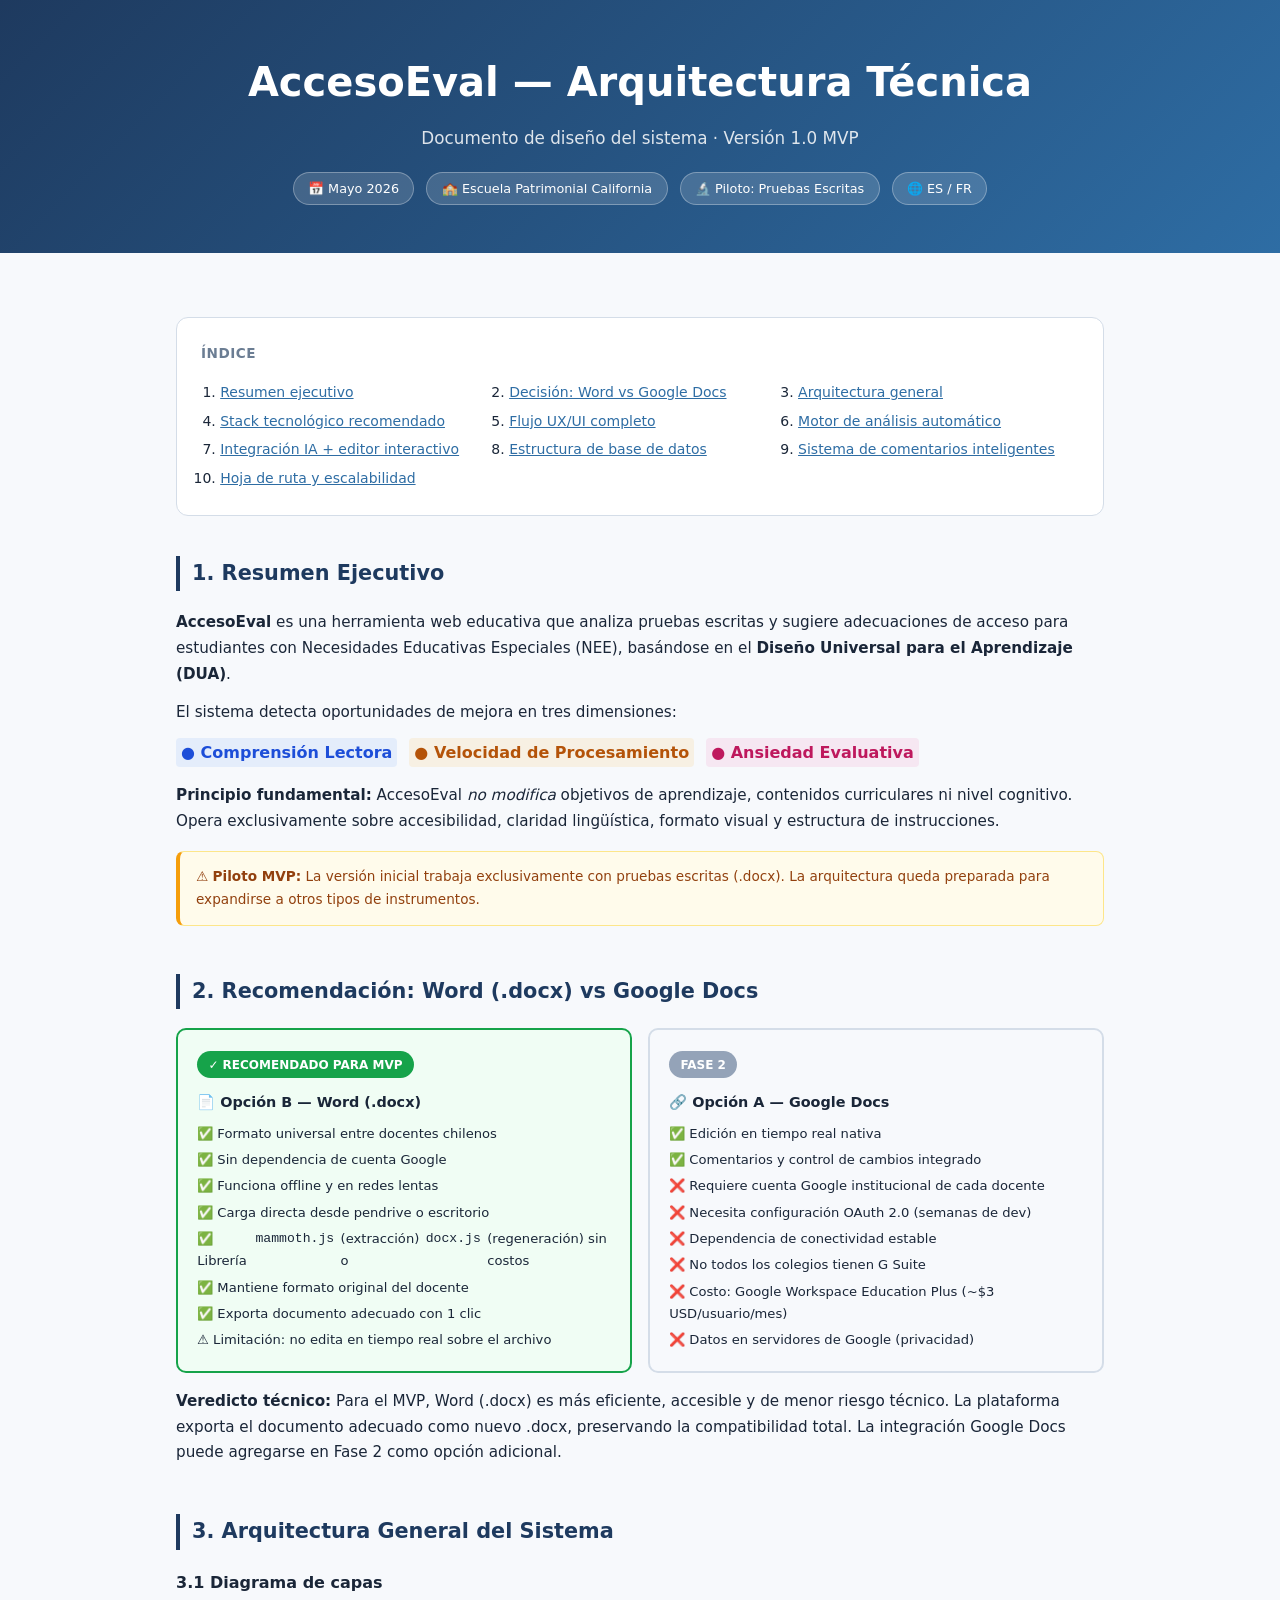
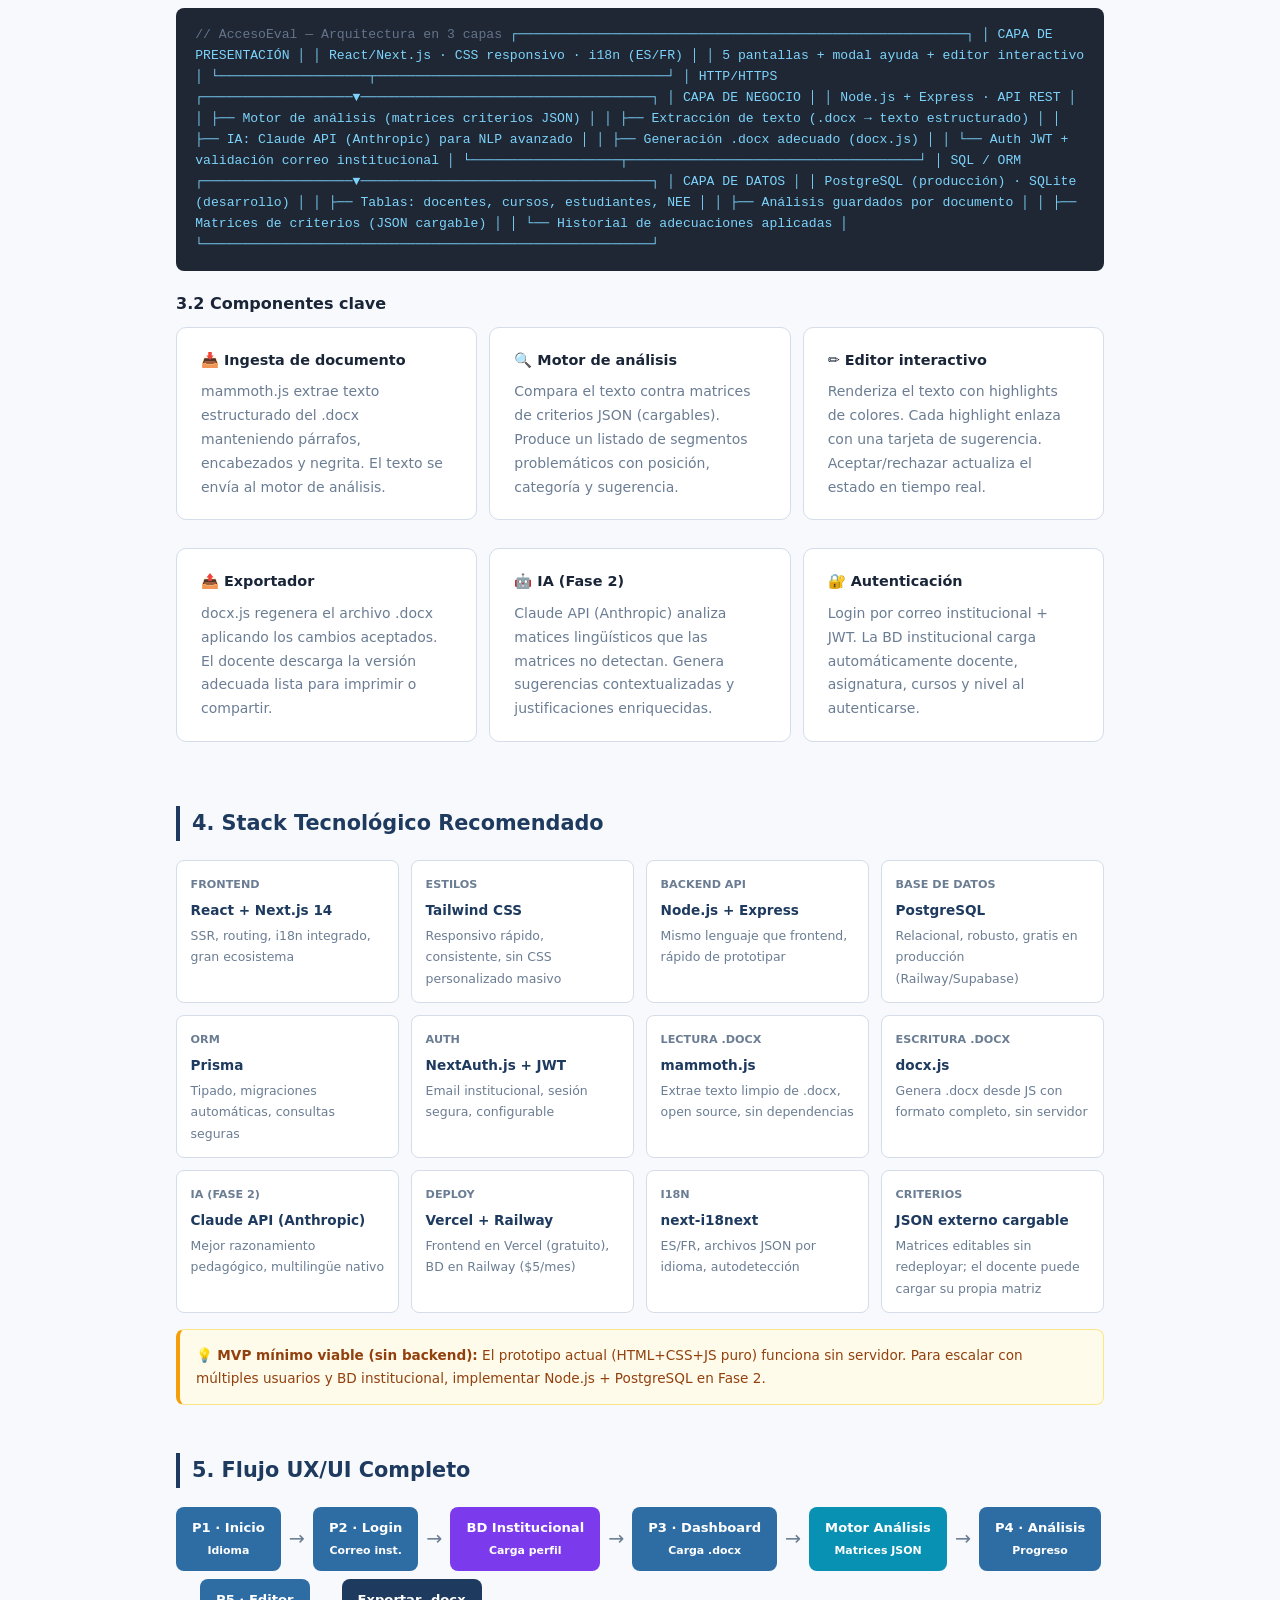
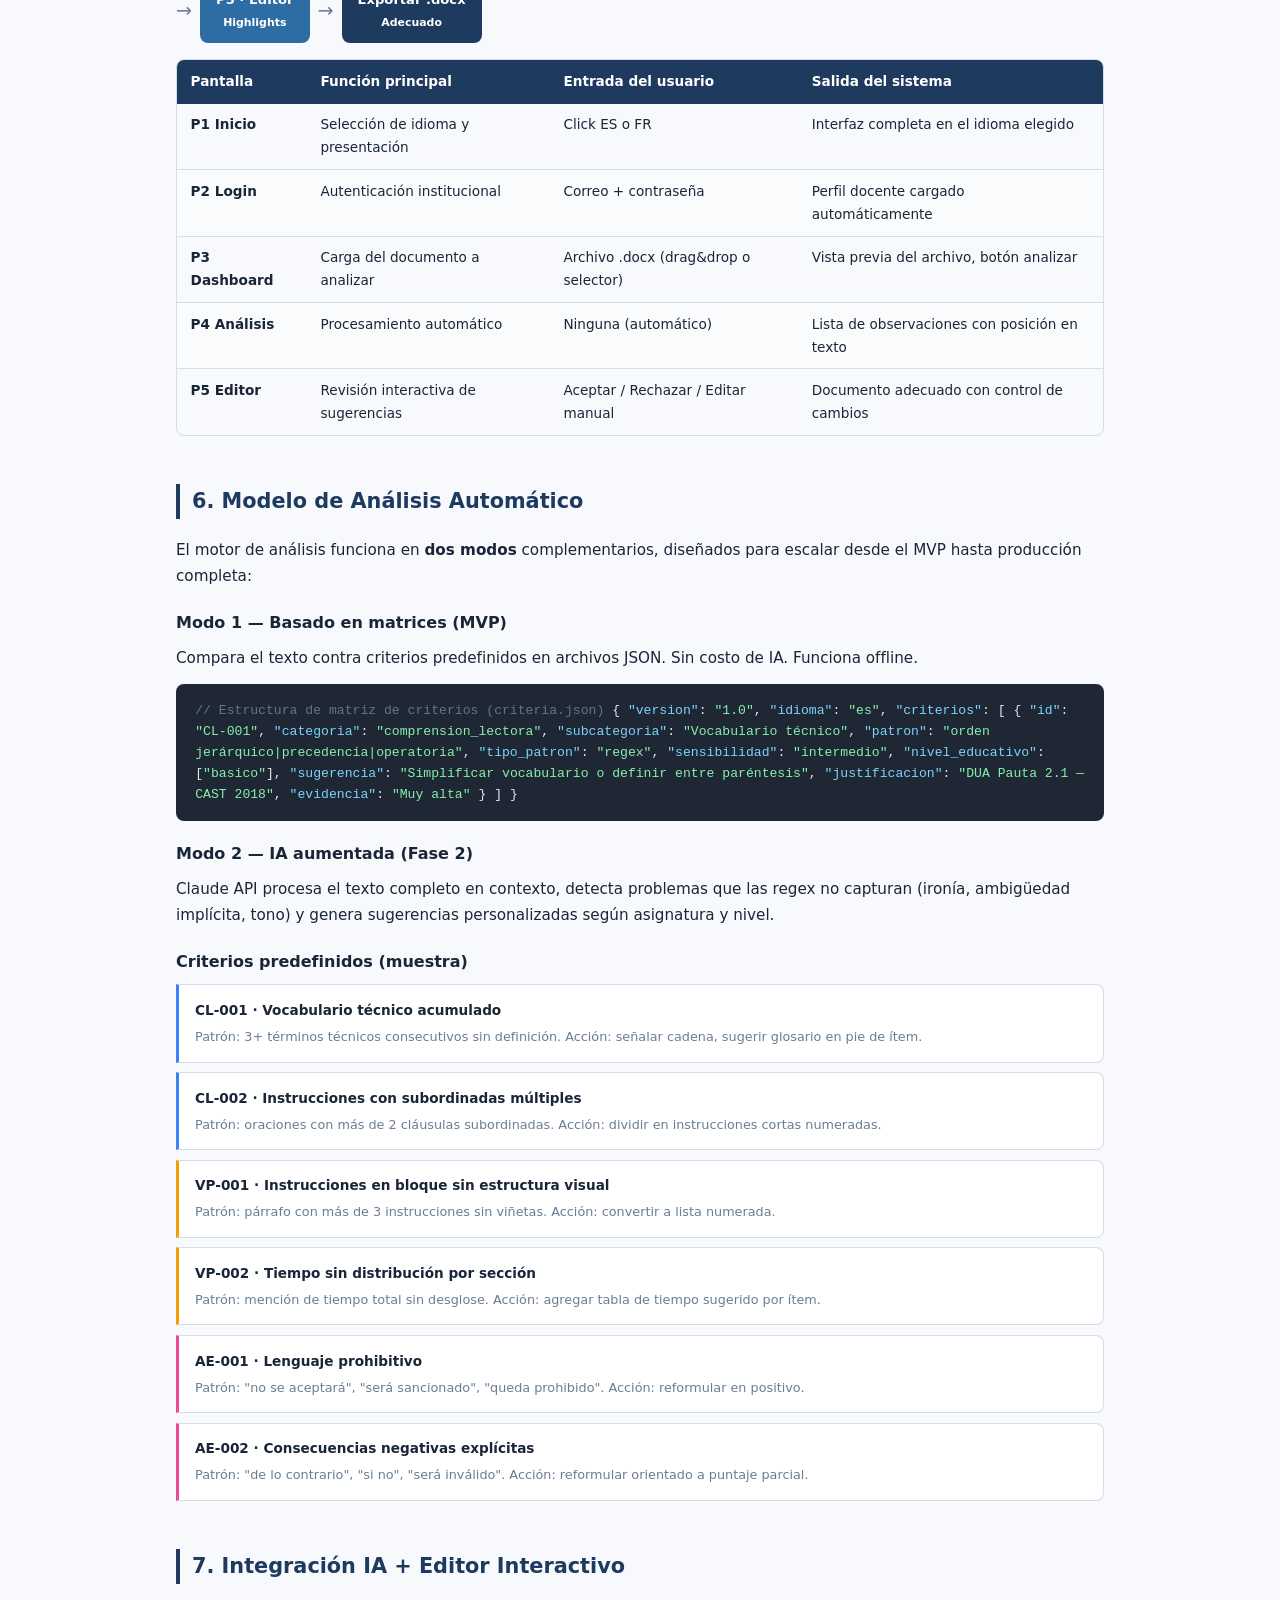
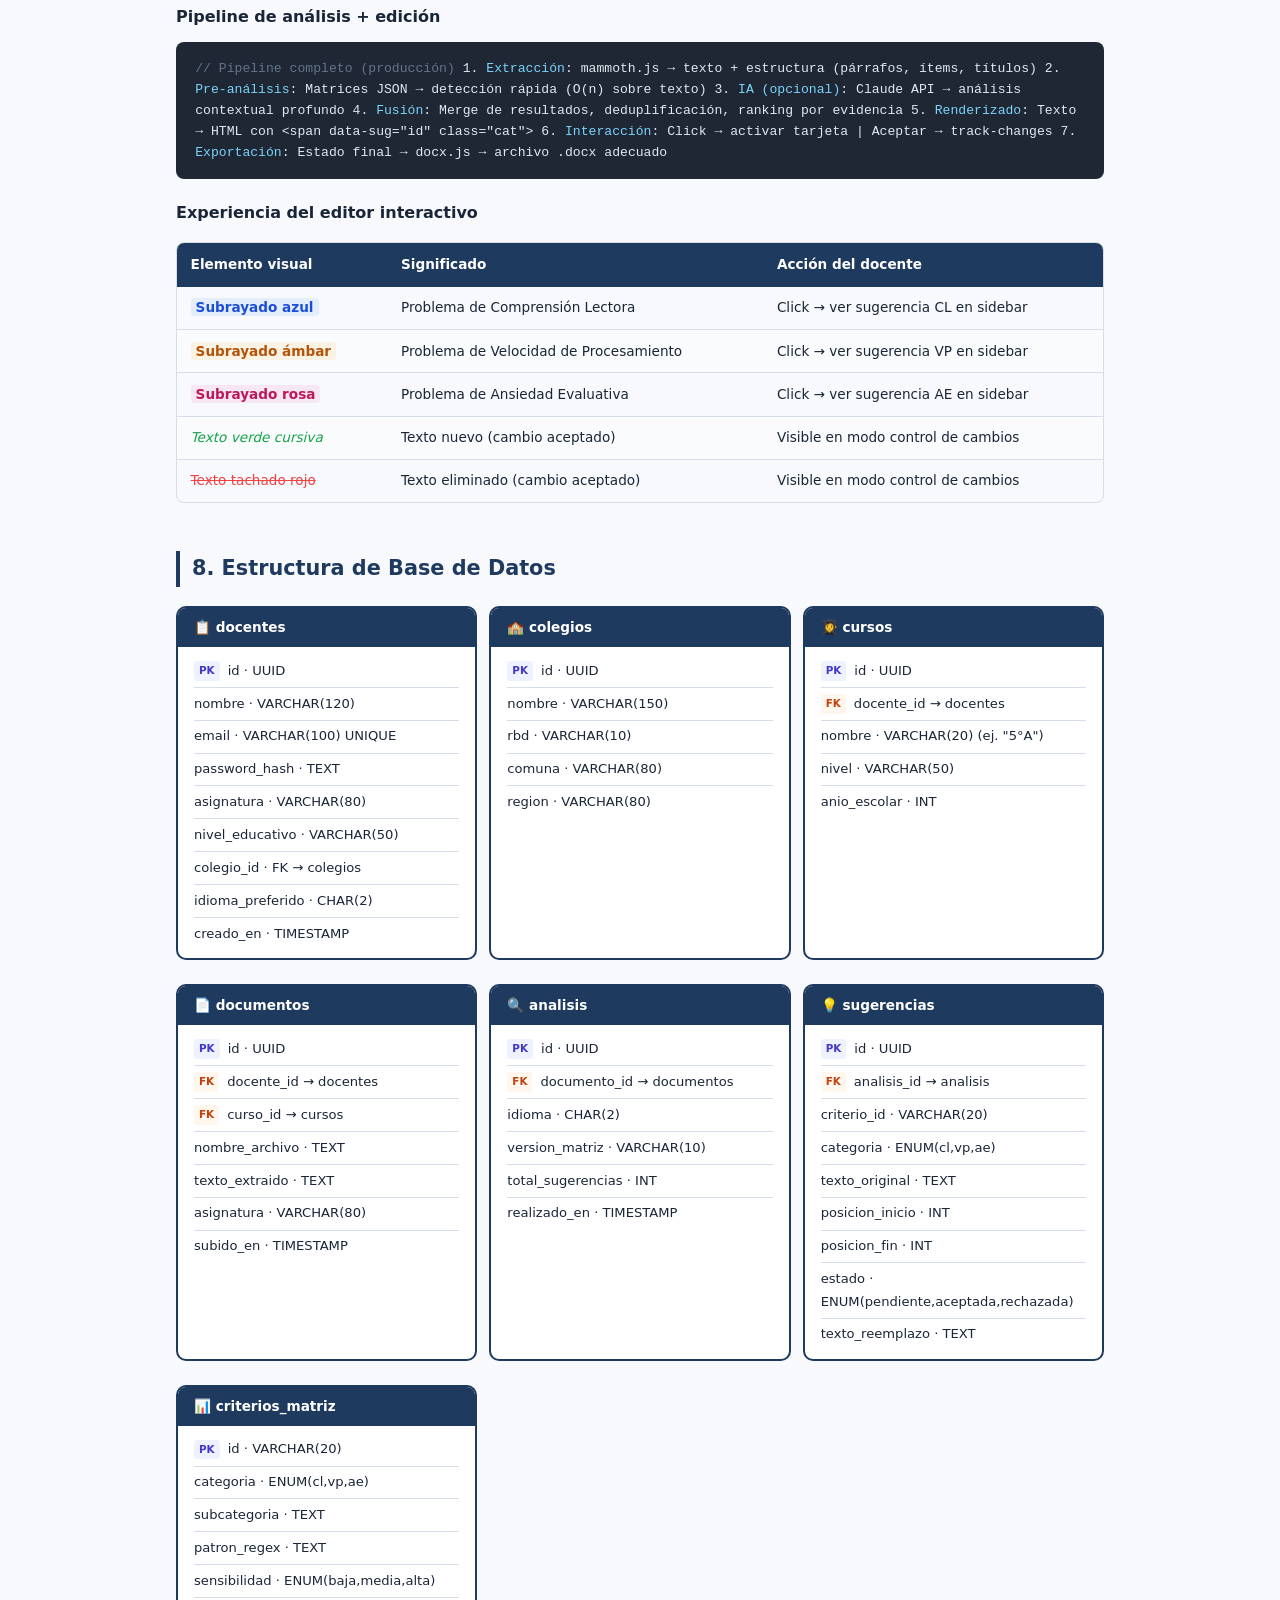
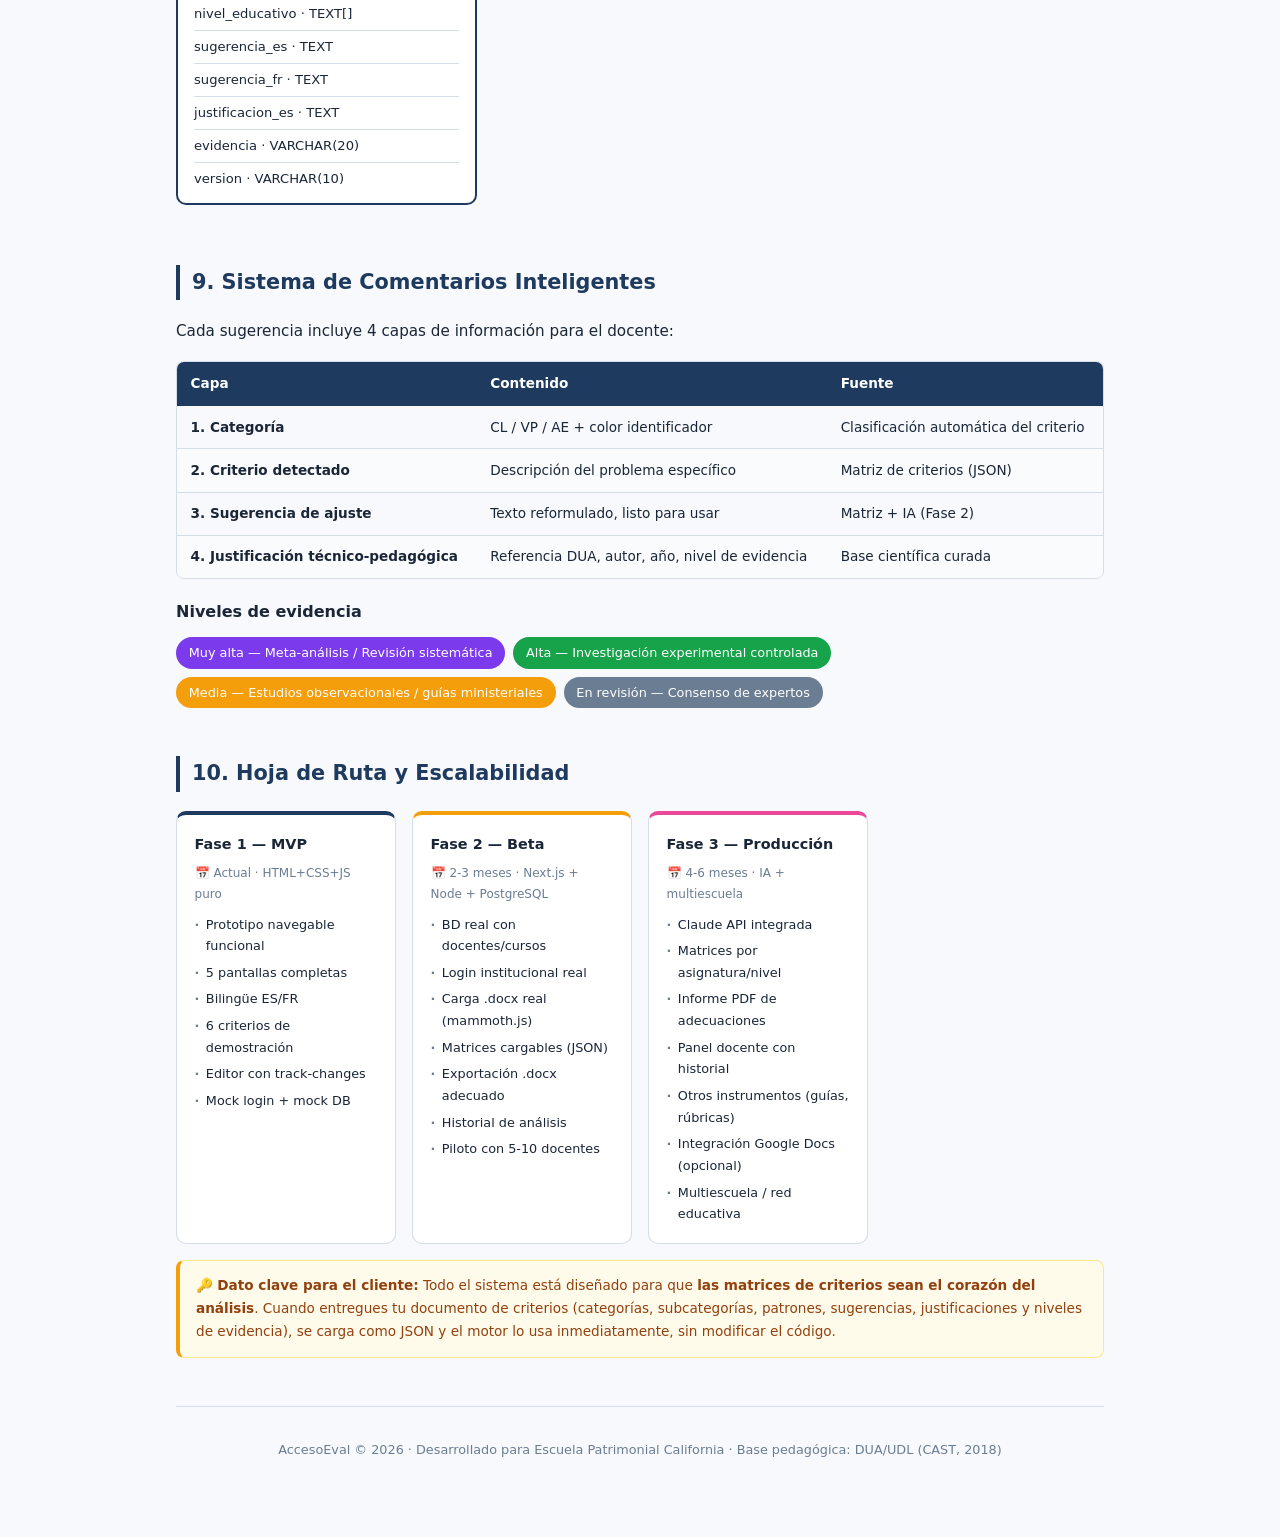
<file: arquitectura.html>
<!DOCTYPE html>
<html lang="es">
<head>
<meta charset="UTF-8">
<meta name="viewport" content="width=device-width, initial-scale=1.0">
<title>AccesoEval — Arquitectura Técnica</title>
<style>
  :root {
    --primary:#1E3A5F; --primary-light:#2E6DA4; --accent:#2E86AB;
    --cl:#3B82F6; --vp:#F59E0B; --ae:#EC4899;
    --surface:#F7F9FC; --card:#fff; --border:#D4DDE8;
    --text:#1A2638; --muted:#6B7D93;
    --font: 'Segoe UI', system-ui, sans-serif;
  }
  *{box-sizing:border-box;margin:0;padding:0}
  body{font-family:var(--font);color:var(--text);background:var(--surface);line-height:1.7}
  a{color:var(--primary-light)}
  /* Layout */
  .page{max-width:960px;margin:0 auto;padding:2rem 1rem 4rem}
  /* Header */
  .doc-header{background:linear-gradient(135deg,var(--primary),var(--primary-light));color:#fff;padding:3rem 2rem;text-align:center}
  .doc-header h1{font-size:clamp(1.8rem,5vw,2.5rem);font-weight:800;margin-bottom:.5rem}
  .doc-header p{opacity:.85;font-size:clamp(.9rem,2vw,1.05rem)}
  .doc-meta{display:flex;flex-wrap:wrap;justify-content:center;gap:.75rem;margin-top:1.2rem}
  .meta-tag{background:rgba(255,255,255,.15);border:1px solid rgba(255,255,255,.3);border-radius:50px;padding:.3rem .9rem;font-size:.8rem}
  /* Nav índice */
  .toc{background:var(--card);border:1px solid var(--border);border-radius:12px;padding:1.5rem;margin:2rem 0}
  .toc h3{font-size:.85rem;font-weight:700;color:var(--muted);text-transform:uppercase;letter-spacing:.5px;margin-bottom:1rem}
  .toc ol{padding-left:1.2rem;display:grid;grid-template-columns:repeat(auto-fill,minmax(220px,1fr));gap:.3rem .5rem}
  .toc li{font-size:.875rem}
  /* Secciones */
  .section{margin-bottom:3rem}
  .section-title{font-size:1.3rem;font-weight:800;color:var(--primary);border-left:4px solid var(--primary);padding-left:.75rem;margin-bottom:1.2rem;margin-top:2.5rem}
  .section-sub{font-size:1rem;font-weight:700;color:var(--text);margin:1.2rem 0 .6rem}
  p{margin-bottom:.75rem;font-size:.95rem}
  /* Cajas */
  .card{background:var(--card);border:1px solid var(--border);border-radius:10px;padding:1.25rem 1.5rem;margin-bottom:1rem}
  .card h4{font-size:.9rem;font-weight:700;margin-bottom:.5rem}
  .card p{font-size:.875rem;color:var(--muted);margin:0}
  /* Decisión técnica */
  .decision-grid{display:grid;grid-template-columns:1fr 1fr;gap:1rem;margin:1rem 0}
  @media(max-width:600px){.decision-grid{grid-template-columns:1fr}}
  .decision-card{border-radius:10px;padding:1.2rem;border:2px solid}
  .decision-card.winner{border-color:#16A34A;background:#F0FDF4}
  .decision-card.alt{border-color:var(--border);background:var(--surface)}
  .decision-card h4{font-size:.9rem;font-weight:800;margin-bottom:.5rem}
  .decision-card .verdict{display:inline-block;font-size:.75rem;font-weight:700;padding:.2rem .7rem;border-radius:50px;margin-bottom:.75rem}
  .verdict.rec{background:#16A34A;color:#fff}
  .verdict.no{background:#94A3B8;color:#fff}
  .pro-con{font-size:.82rem;display:flex;flex-direction:column;gap:.25rem}
  .pro-con span{display:flex;gap:.4rem}
  /* Tabla */
  .table-wrap{overflow-x:auto;border-radius:8px;border:1px solid var(--border);margin:1rem 0}
  table{width:100%;border-collapse:collapse;font-size:.85rem;min-width:500px}
  th{background:var(--primary);color:#fff;padding:.65rem .85rem;text-align:left;font-weight:600}
  td{padding:.6rem .85rem;border-bottom:1px solid var(--border);vertical-align:top}
  tr:last-child td{border-bottom:none}
  tr:nth-child(even) td{background:#FAFBFC}
  /* Colores de categoría */
  .cat-cl{background:rgba(59,130,246,.1);color:#1D4ED8;border-radius:4px;padding:1px 5px;font-weight:600}
  .cat-vp{background:rgba(245,158,11,.1);color:#B45309;border-radius:4px;padding:1px 5px;font-weight:600}
  .cat-ae{background:rgba(236,72,153,.1);color:#BE185D;border-radius:4px;padding:1px 5px;font-weight:600}
  /* Diagrama de flujo */
  .flow{display:flex;flex-wrap:wrap;align-items:center;gap:.5rem;margin:1rem 0}
  .flow-box{background:var(--primary);color:#fff;border-radius:8px;padding:.6rem 1rem;font-size:.82rem;font-weight:700;text-align:center}
  .flow-box.screen{background:var(--primary-light)}
  .flow-box.db{background:#7C3AED}
  .flow-box.ai{background:#0891B2}
  .flow-arrow{font-size:1.2rem;color:var(--muted)}
  /* Stack técnico */
  .stack-grid{display:grid;grid-template-columns:repeat(auto-fill,minmax(200px,1fr));gap:.75rem;margin:1rem 0}
  .stack-item{background:var(--card);border:1px solid var(--border);border-radius:8px;padding:.85rem;font-size:.85rem}
  .stack-item .layer{font-size:.7rem;font-weight:700;color:var(--muted);text-transform:uppercase;margin-bottom:.3rem}
  .stack-item .tech{font-weight:700;color:var(--primary)}
  .stack-item .why{color:var(--muted);font-size:.78rem;margin-top:.2rem}
  /* Criterios */
  .criteria-card{border-left:3px solid;border-radius:0 8px 8px 0;padding:.85rem 1rem;margin-bottom:.6rem;background:var(--card);border-top:1px solid var(--border);border-right:1px solid var(--border);border-bottom:1px solid var(--border)}
  .criteria-card.cl{border-left-color:var(--cl)}
  .criteria-card.vp{border-left-color:var(--vp)}
  .criteria-card.ae{border-left-color:var(--ae)}
  .criteria-card h5{font-size:.85rem;font-weight:700;margin-bottom:.25rem}
  .criteria-card p{font-size:.8rem;color:var(--muted);margin:0}
  /* DB */
  .db-entity{background:var(--card);border:2px solid var(--primary);border-radius:10px;overflow:hidden;margin-bottom:.75rem}
  .db-entity .entity-head{background:var(--primary);color:#fff;padding:.5rem 1rem;font-size:.85rem;font-weight:700}
  .db-entity .entity-fields{padding:.5rem 1rem}
  .db-field{display:flex;align-items:center;gap:.5rem;padding:.3rem 0;border-bottom:1px solid var(--border);font-size:.82rem}
  .db-field:last-child{border-bottom:none}
  .field-pk{background:#EEF2FF;color:#4338CA;font-size:.65rem;font-weight:700;padding:1px 5px;border-radius:3px}
  .field-fk{background:#FFF7ED;color:#C2410C;font-size:.65rem;font-weight:700;padding:1px 5px;border-radius:3px}
  /* Hoja de ruta */
  .roadmap{display:grid;grid-template-columns:repeat(auto-fill,minmax(220px,1fr));gap:1rem;margin:1rem 0}
  .phase{background:var(--card);border:1px solid var(--border);border-radius:10px;padding:1.1rem;border-top:4px solid}
  .phase.p1{border-top-color:var(--primary)}
  .phase.p2{border-top-color:var(--vp)}
  .phase.p3{border-top-color:var(--ae)}
  .phase h4{font-size:.9rem;font-weight:800;margin-bottom:.4rem}
  .phase .timeline{font-size:.75rem;color:var(--muted);margin-bottom:.6rem}
  .phase ul{list-style:none;display:flex;flex-direction:column;gap:.3rem}
  .phase ul li{font-size:.8rem;display:flex;align-items:flex-start;gap:.4rem}
  .phase ul li::before{content:'·';font-weight:700;color:var(--muted);flex-shrink:0}
  /* Alerta */
  .alert{background:#FFFBEB;border:1px solid #FDE68A;border-left:4px solid var(--vp);border-radius:8px;padding:.85rem 1rem;font-size:.85rem;color:#92400E;margin:1rem 0}
  /* Code */
  .code-block{background:#1E2733;color:#E2E8F0;border-radius:8px;padding:1rem 1.2rem;font-family:'Consolas',monospace;font-size:.82rem;overflow-x:auto;margin:.75rem 0;line-height:1.6}
  .code-comment{color:#64748B}
  .code-key{color:#7DD3FC}
  .code-str{color:#86EFAC}
  /* Responsive */
  @media(max-width:600px){
    .doc-header{padding:2rem 1rem}
    .toc ol{grid-template-columns:1fr}
    .flow{flex-direction:column;align-items:flex-start}
  }
</style>
</head>
<body>

<div class="doc-header">
  <h1>AccesoEval — Arquitectura Técnica</h1>
  <p>Documento de diseño del sistema · Versión 1.0 MVP</p>
  <div class="doc-meta">
    <span class="meta-tag">📅 Mayo 2026</span>
    <span class="meta-tag">🏫 Escuela Patrimonial California</span>
    <span class="meta-tag">🔬 Piloto: Pruebas Escritas</span>
    <span class="meta-tag">🌐 ES / FR</span>
  </div>
</div>

<div class="page">

  <div class="toc">
    <h3>Índice</h3>
    <ol>
      <li><a href="#s1">Resumen ejecutivo</a></li>
      <li><a href="#s2">Decisión: Word vs Google Docs</a></li>
      <li><a href="#s3">Arquitectura general</a></li>
      <li><a href="#s4">Stack tecnológico recomendado</a></li>
      <li><a href="#s5">Flujo UX/UI completo</a></li>
      <li><a href="#s6">Motor de análisis automático</a></li>
      <li><a href="#s7">Integración IA + editor interactivo</a></li>
      <li><a href="#s8">Estructura de base de datos</a></li>
      <li><a href="#s9">Sistema de comentarios inteligentes</a></li>
      <li><a href="#s10">Hoja de ruta y escalabilidad</a></li>
    </ol>
  </div>

  <!-- ══ 1. RESUMEN ══ -->
  <div id="s1" class="section">
    <div class="section-title">1. Resumen Ejecutivo</div>
    <p>
      <strong>AccesoEval</strong> es una herramienta web educativa que analiza pruebas escritas
      y sugiere adecuaciones de acceso para estudiantes con Necesidades Educativas Especiales (NEE),
      basándose en el <strong>Diseño Universal para el Aprendizaje (DUA)</strong>.
    </p>
    <p>
      El sistema detecta oportunidades de mejora en tres dimensiones:
    </p>
    <div style="display:flex;flex-wrap:wrap;gap:.75rem;margin:.75rem 0 1rem">
      <span class="cat-cl">● Comprensión Lectora</span>
      <span class="cat-vp">● Velocidad de Procesamiento</span>
      <span class="cat-ae">● Ansiedad Evaluativa</span>
    </div>
    <p>
      <strong>Principio fundamental:</strong> AccesoEval <em>no modifica</em> objetivos de aprendizaje,
      contenidos curriculares ni nivel cognitivo. Opera exclusivamente sobre accesibilidad,
      claridad lingüística, formato visual y estructura de instrucciones.
    </p>
    <div class="alert">
      ⚠️ <strong>Piloto MVP:</strong> La versión inicial trabaja exclusivamente con pruebas escritas
      (.docx). La arquitectura queda preparada para expandirse a otros tipos de instrumentos.
    </div>
  </div>

  <!-- ══ 2. WORD VS GOOGLE DOCS ══ -->
  <div id="s2" class="section">
    <div class="section-title">2. Recomendación: Word (.docx) vs Google Docs</div>

    <div class="decision-grid">
      <div class="decision-card winner">
        <span class="verdict rec">✓ RECOMENDADO PARA MVP</span>
        <h4>📄 Opción B — Word (.docx)</h4>
        <div class="pro-con">
          <span>✅ Formato universal entre docentes chilenos</span>
          <span>✅ Sin dependencia de cuenta Google</span>
          <span>✅ Funciona offline y en redes lentas</span>
          <span>✅ Carga directa desde pendrive o escritorio</span>
          <span>✅ Librería <code>mammoth.js</code> (extracción) o <code>docx.js</code> (regeneración) sin costos</span>
          <span>✅ Mantiene formato original del docente</span>
          <span>✅ Exporta documento adecuado con 1 clic</span>
          <span>⚠️ Limitación: no edita en tiempo real sobre el archivo</span>
        </div>
      </div>
      <div class="decision-card alt">
        <span class="verdict no">FASE 2</span>
        <h4>🔗 Opción A — Google Docs</h4>
        <div class="pro-con">
          <span>✅ Edición en tiempo real nativa</span>
          <span>✅ Comentarios y control de cambios integrado</span>
          <span>❌ Requiere cuenta Google institucional de cada docente</span>
          <span>❌ Necesita configuración OAuth 2.0 (semanas de dev)</span>
          <span>❌ Dependencia de conectividad estable</span>
          <span>❌ No todos los colegios tienen G Suite</span>
          <span>❌ Costo: Google Workspace Education Plus (~$3 USD/usuario/mes)</span>
          <span>❌ Datos en servidores de Google (privacidad)</span>
        </div>
      </div>
    </div>

    <p>
      <strong>Veredicto técnico:</strong> Para el MVP, Word (.docx) es más eficiente, accesible y de menor
      riesgo técnico. La plataforma exporta el documento adecuado como nuevo .docx, preservando
      la compatibilidad total. La integración Google Docs puede agregarse en Fase 2 como opción adicional.
    </p>
  </div>

  <!-- ══ 3. ARQUITECTURA ══ -->
  <div id="s3" class="section">
    <div class="section-title">3. Arquitectura General del Sistema</div>

    <div class="section-sub">3.1 Diagrama de capas</div>

    <div class="code-block"><span class="code-comment">// AccesoEval — Arquitectura en 3 capas</span>

<span class="code-key">┌─────────────────────────────────────────────────────────┐
│                   CAPA DE PRESENTACIÓN                  │
│  React/Next.js · CSS responsivo · i18n (ES/FR)          │
│  5 pantallas + modal ayuda + editor interactivo         │
└───────────────────┬─────────────────────────────────────┘
                    │ HTTP/HTTPS
┌───────────────────▼─────────────────────────────────────┐
│                    CAPA DE NEGOCIO                      │
│  Node.js + Express · API REST                           │
│  ├── Motor de análisis (matrices criterios JSON)        │
│  ├── Extracción de texto (.docx → texto estructurado)   │
│  ├── IA: Claude API (Anthropic) para NLP avanzado       │
│  ├── Generación .docx adecuado (docx.js)                │
│  └── Auth JWT + validación correo institucional         │
└───────────────────┬─────────────────────────────────────┘
                    │ SQL / ORM
┌───────────────────▼─────────────────────────────────────┐
│                   CAPA DE DATOS                         │
│  PostgreSQL (producción) · SQLite (desarrollo)          │
│  ├── Tablas: docentes, cursos, estudiantes, NEE         │
│  ├── Análisis guardados por documento                   │
│  ├── Matrices de criterios (JSON cargable)              │
│  └── Historial de adecuaciones aplicadas                │
└─────────────────────────────────────────────────────────┘</span>
    </div>

    <div class="section-sub">3.2 Componentes clave</div>
    <div style="display:grid;grid-template-columns:repeat(auto-fill,minmax(260px,1fr));gap:.75rem">
      <div class="card"><h4>📥 Ingesta de documento</h4><p>mammoth.js extrae texto estructurado del .docx manteniendo párrafos, encabezados y negrita. El texto se envía al motor de análisis.</p></div>
      <div class="card"><h4>🔍 Motor de análisis</h4><p>Compara el texto contra matrices de criterios JSON (cargables). Produce un listado de segmentos problemáticos con posición, categoría y sugerencia.</p></div>
      <div class="card"><h4>✏️ Editor interactivo</h4><p>Renderiza el texto con highlights de colores. Cada highlight enlaza con una tarjeta de sugerencia. Aceptar/rechazar actualiza el estado en tiempo real.</p></div>
      <div class="card"><h4>📤 Exportador</h4><p>docx.js regenera el archivo .docx aplicando los cambios aceptados. El docente descarga la versión adecuada lista para imprimir o compartir.</p></div>
      <div class="card"><h4>🤖 IA (Fase 2)</h4><p>Claude API (Anthropic) analiza matices lingüísticos que las matrices no detectan. Genera sugerencias contextualizadas y justificaciones enriquecidas.</p></div>
      <div class="card"><h4>🔐 Autenticación</h4><p>Login por correo institucional + JWT. La BD institucional carga automáticamente docente, asignatura, cursos y nivel al autenticarse.</p></div>
    </div>
  </div>

  <!-- ══ 4. STACK TECNOLÓGICO ══ -->
  <div id="s4" class="section">
    <div class="section-title">4. Stack Tecnológico Recomendado</div>
    <div class="stack-grid">
      <div class="stack-item"><div class="layer">Frontend</div><div class="tech">React + Next.js 14</div><div class="why">SSR, routing, i18n integrado, gran ecosistema</div></div>
      <div class="stack-item"><div class="layer">Estilos</div><div class="tech">Tailwind CSS</div><div class="why">Responsivo rápido, consistente, sin CSS personalizado masivo</div></div>
      <div class="stack-item"><div class="layer">Backend API</div><div class="tech">Node.js + Express</div><div class="why">Mismo lenguaje que frontend, rápido de prototipar</div></div>
      <div class="stack-item"><div class="layer">Base de datos</div><div class="tech">PostgreSQL</div><div class="why">Relacional, robusto, gratis en producción (Railway/Supabase)</div></div>
      <div class="stack-item"><div class="layer">ORM</div><div class="tech">Prisma</div><div class="why">Tipado, migraciones automáticas, consultas seguras</div></div>
      <div class="stack-item"><div class="layer">Auth</div><div class="tech">NextAuth.js + JWT</div><div class="why">Email institucional, sesión segura, configurable</div></div>
      <div class="stack-item"><div class="layer">Lectura .docx</div><div class="tech">mammoth.js</div><div class="why">Extrae texto limpio de .docx, open source, sin dependencias</div></div>
      <div class="stack-item"><div class="layer">Escritura .docx</div><div class="tech">docx.js</div><div class="why">Genera .docx desde JS con formato completo, sin servidor</div></div>
      <div class="stack-item"><div class="layer">IA (Fase 2)</div><div class="tech">Claude API (Anthropic)</div><div class="why">Mejor razonamiento pedagógico, multilingüe nativo</div></div>
      <div class="stack-item"><div class="layer">Deploy</div><div class="tech">Vercel + Railway</div><div class="why">Frontend en Vercel (gratuito), BD en Railway ($5/mes)</div></div>
      <div class="stack-item"><div class="layer">i18n</div><div class="tech">next-i18next</div><div class="why">ES/FR, archivos JSON por idioma, autodetección</div></div>
      <div class="stack-item"><div class="layer">Criterios</div><div class="tech">JSON externo cargable</div><div class="why">Matrices editables sin redeployar; el docente puede cargar su propia matriz</div></div>
    </div>
    <div class="alert">
      💡 <strong>MVP mínimo viable (sin backend):</strong> El prototipo actual (HTML+CSS+JS puro) funciona sin servidor.
      Para escalar con múltiples usuarios y BD institucional, implementar Node.js + PostgreSQL en Fase 2.
    </div>
  </div>

  <!-- ══ 5. FLUJO UX/UI ══ -->
  <div id="s5" class="section">
    <div class="section-title">5. Flujo UX/UI Completo</div>
    <div class="flow">
      <div class="flow-box screen">P1 · Inicio<br><small>Idioma</small></div>
      <div class="flow-arrow">→</div>
      <div class="flow-box screen">P2 · Login<br><small>Correo inst.</small></div>
      <div class="flow-arrow">→</div>
      <div class="flow-box db">BD Institucional<br><small>Carga perfil</small></div>
      <div class="flow-arrow">→</div>
      <div class="flow-box screen">P3 · Dashboard<br><small>Carga .docx</small></div>
      <div class="flow-arrow">→</div>
      <div class="flow-box ai">Motor Análisis<br><small>Matrices JSON</small></div>
      <div class="flow-arrow">→</div>
      <div class="flow-box screen">P4 · Análisis<br><small>Progreso</small></div>
      <div class="flow-arrow">→</div>
      <div class="flow-box screen">P5 · Editor<br><small>Highlights</small></div>
      <div class="flow-arrow">→</div>
      <div class="flow-box">Exportar .docx<br><small>Adecuado</small></div>
    </div>
    <div class="table-wrap">
      <table>
        <thead><tr><th>Pantalla</th><th>Función principal</th><th>Entrada del usuario</th><th>Salida del sistema</th></tr></thead>
        <tbody>
          <tr><td><strong>P1 Inicio</strong></td><td>Selección de idioma y presentación</td><td>Click ES o FR</td><td>Interfaz completa en el idioma elegido</td></tr>
          <tr><td><strong>P2 Login</strong></td><td>Autenticación institucional</td><td>Correo + contraseña</td><td>Perfil docente cargado automáticamente</td></tr>
          <tr><td><strong>P3 Dashboard</strong></td><td>Carga del documento a analizar</td><td>Archivo .docx (drag&amp;drop o selector)</td><td>Vista previa del archivo, botón analizar</td></tr>
          <tr><td><strong>P4 Análisis</strong></td><td>Procesamiento automático</td><td>Ninguna (automático)</td><td>Lista de observaciones con posición en texto</td></tr>
          <tr><td><strong>P5 Editor</strong></td><td>Revisión interactiva de sugerencias</td><td>Aceptar / Rechazar / Editar manual</td><td>Documento adecuado con control de cambios</td></tr>
        </tbody>
      </table>
    </div>
  </div>

  <!-- ══ 6. MOTOR DE ANÁLISIS ══ -->
  <div id="s6" class="section">
    <div class="section-title">6. Modelo de Análisis Automático</div>
    <p>
      El motor de análisis funciona en <strong>dos modos</strong> complementarios,
      diseñados para escalar desde el MVP hasta producción completa:
    </p>

    <div class="section-sub">Modo 1 — Basado en matrices (MVP)</div>
    <p>Compara el texto contra criterios predefinidos en archivos JSON. Sin costo de IA. Funciona offline.</p>
    <div class="code-block"><span class="code-comment">// Estructura de matriz de criterios (criteria.json)</span>
{
  <span class="code-key">"version"</span>: <span class="code-str">"1.0"</span>,
  <span class="code-key">"idioma"</span>: <span class="code-str">"es"</span>,
  <span class="code-key">"criterios"</span>: [
    {
      <span class="code-key">"id"</span>: <span class="code-str">"CL-001"</span>,
      <span class="code-key">"categoria"</span>: <span class="code-str">"comprension_lectora"</span>,
      <span class="code-key">"subcategoria"</span>: <span class="code-str">"Vocabulario técnico"</span>,
      <span class="code-key">"patron"</span>: <span class="code-str">"orden jerárquico|precedencia|operatoria"</span>,
      <span class="code-key">"tipo_patron"</span>: <span class="code-str">"regex"</span>,
      <span class="code-key">"sensibilidad"</span>: <span class="code-str">"intermedio"</span>,
      <span class="code-key">"nivel_educativo"</span>: [<span class="code-str">"basico"</span>],
      <span class="code-key">"sugerencia"</span>: <span class="code-str">"Simplificar vocabulario o definir entre paréntesis"</span>,
      <span class="code-key">"justificacion"</span>: <span class="code-str">"DUA Pauta 2.1 — CAST 2018"</span>,
      <span class="code-key">"evidencia"</span>: <span class="code-str">"Muy alta"</span>
    }
  ]
}
    </div>

    <div class="section-sub">Modo 2 — IA aumentada (Fase 2)</div>
    <p>Claude API procesa el texto completo en contexto, detecta problemas que las regex no capturan
    (ironía, ambigüedad implícita, tono) y genera sugerencias personalizadas según asignatura y nivel.</p>

    <div class="section-sub">Criterios predefinidos (muestra)</div>
    <div class="criteria-card cl"><h5>CL-001 · Vocabulario técnico acumulado</h5><p>Patrón: 3+ términos técnicos consecutivos sin definición. Acción: señalar cadena, sugerir glosario en pie de ítem.</p></div>
    <div class="criteria-card cl"><h5>CL-002 · Instrucciones con subordinadas múltiples</h5><p>Patrón: oraciones con más de 2 cláusulas subordinadas. Acción: dividir en instrucciones cortas numeradas.</p></div>
    <div class="criteria-card vp"><h5>VP-001 · Instrucciones en bloque sin estructura visual</h5><p>Patrón: párrafo con más de 3 instrucciones sin viñetas. Acción: convertir a lista numerada.</p></div>
    <div class="criteria-card vp"><h5>VP-002 · Tiempo sin distribución por sección</h5><p>Patrón: mención de tiempo total sin desglose. Acción: agregar tabla de tiempo sugerido por ítem.</p></div>
    <div class="criteria-card ae"><h5>AE-001 · Lenguaje prohibitivo</h5><p>Patrón: "no se aceptará", "será sancionado", "queda prohibido". Acción: reformular en positivo.</p></div>
    <div class="criteria-card ae"><h5>AE-002 · Consecuencias negativas explícitas</h5><p>Patrón: "de lo contrario", "si no", "será inválido". Acción: reformular orientado a puntaje parcial.</p></div>
  </div>

  <!-- ══ 7. IA + EDITOR ══ -->
  <div id="s7" class="section">
    <div class="section-title">7. Integración IA + Editor Interactivo</div>
    <div class="section-sub">Pipeline de análisis + edición</div>
    <div class="code-block"><span class="code-comment">// Pipeline completo (producción)</span>

1. <span class="code-key">Extracción</span>: mammoth.js → texto + estructura (párrafos, ítems, títulos)
2. <span class="code-key">Pre-análisis</span>: Matrices JSON → detección rápida (O(n) sobre texto)
3. <span class="code-key">IA (opcional)</span>: Claude API → análisis contextual profundo
4. <span class="code-key">Fusión</span>: Merge de resultados, deduplificación, ranking por evidencia
5. <span class="code-key">Renderizado</span>: Texto → HTML con &lt;span data-sug="id" class="cat"&gt;
6. <span class="code-key">Interacción</span>: Click → activar tarjeta | Aceptar → track-changes
7. <span class="code-key">Exportación</span>: Estado final → docx.js → archivo .docx adecuado
    </div>

    <div class="section-sub">Experiencia del editor interactivo</div>
    <div class="table-wrap">
      <table>
        <thead><tr><th>Elemento visual</th><th>Significado</th><th>Acción del docente</th></tr></thead>
        <tbody>
          <tr><td><span class="cat-cl">Subrayado azul</span></td><td>Problema de Comprensión Lectora</td><td>Click → ver sugerencia CL en sidebar</td></tr>
          <tr><td><span class="cat-vp">Subrayado ámbar</span></td><td>Problema de Velocidad de Procesamiento</td><td>Click → ver sugerencia VP en sidebar</td></tr>
          <tr><td><span class="cat-ae">Subrayado rosa</span></td><td>Problema de Ansiedad Evaluativa</td><td>Click → ver sugerencia AE en sidebar</td></tr>
          <tr><td style="color:#16A34A;font-style:italic">Texto verde cursiva</td><td>Texto nuevo (cambio aceptado)</td><td>Visible en modo control de cambios</td></tr>
          <tr><td style="text-decoration:line-through;color:#EF4444">Texto tachado rojo</td><td>Texto eliminado (cambio aceptado)</td><td>Visible en modo control de cambios</td></tr>
        </tbody>
      </table>
    </div>
  </div>

  <!-- ══ 8. BASE DE DATOS ══ -->
  <div id="s8" class="section">
    <div class="section-title">8. Estructura de Base de Datos</div>
    <div style="display:grid;grid-template-columns:repeat(auto-fill,minmax(260px,1fr));gap:.75rem;margin:1rem 0">

      <div class="db-entity">
        <div class="entity-head">📋 docentes</div>
        <div class="entity-fields">
          <div class="db-field"><span class="field-pk">PK</span> id · UUID</div>
          <div class="db-field">nombre · VARCHAR(120)</div>
          <div class="db-field">email · VARCHAR(100) UNIQUE</div>
          <div class="db-field">password_hash · TEXT</div>
          <div class="db-field">asignatura · VARCHAR(80)</div>
          <div class="db-field">nivel_educativo · VARCHAR(50)</div>
          <div class="db-field">colegio_id · FK → colegios</div>
          <div class="db-field">idioma_preferido · CHAR(2)</div>
          <div class="db-field">creado_en · TIMESTAMP</div>
        </div>
      </div>

      <div class="db-entity">
        <div class="entity-head">🏫 colegios</div>
        <div class="entity-fields">
          <div class="db-field"><span class="field-pk">PK</span> id · UUID</div>
          <div class="db-field">nombre · VARCHAR(150)</div>
          <div class="db-field">rbd · VARCHAR(10)</div>
          <div class="db-field">comuna · VARCHAR(80)</div>
          <div class="db-field">region · VARCHAR(80)</div>
        </div>
      </div>

      <div class="db-entity">
        <div class="entity-head">👩‍🎓 cursos</div>
        <div class="entity-fields">
          <div class="db-field"><span class="field-pk">PK</span> id · UUID</div>
          <div class="db-field"><span class="field-fk">FK</span> docente_id → docentes</div>
          <div class="db-field">nombre · VARCHAR(20) (ej. "5°A")</div>
          <div class="db-field">nivel · VARCHAR(50)</div>
          <div class="db-field">anio_escolar · INT</div>
        </div>
      </div>

      <div class="db-entity">
        <div class="entity-head">📄 documentos</div>
        <div class="entity-fields">
          <div class="db-field"><span class="field-pk">PK</span> id · UUID</div>
          <div class="db-field"><span class="field-fk">FK</span> docente_id → docentes</div>
          <div class="db-field"><span class="field-fk">FK</span> curso_id → cursos</div>
          <div class="db-field">nombre_archivo · TEXT</div>
          <div class="db-field">texto_extraido · TEXT</div>
          <div class="db-field">asignatura · VARCHAR(80)</div>
          <div class="db-field">subido_en · TIMESTAMP</div>
        </div>
      </div>

      <div class="db-entity">
        <div class="entity-head">🔍 analisis</div>
        <div class="entity-fields">
          <div class="db-field"><span class="field-pk">PK</span> id · UUID</div>
          <div class="db-field"><span class="field-fk">FK</span> documento_id → documentos</div>
          <div class="db-field">idioma · CHAR(2)</div>
          <div class="db-field">version_matriz · VARCHAR(10)</div>
          <div class="db-field">total_sugerencias · INT</div>
          <div class="db-field">realizado_en · TIMESTAMP</div>
        </div>
      </div>

      <div class="db-entity">
        <div class="entity-head">💡 sugerencias</div>
        <div class="entity-fields">
          <div class="db-field"><span class="field-pk">PK</span> id · UUID</div>
          <div class="db-field"><span class="field-fk">FK</span> analisis_id → analisis</div>
          <div class="db-field">criterio_id · VARCHAR(20)</div>
          <div class="db-field">categoria · ENUM(cl,vp,ae)</div>
          <div class="db-field">texto_original · TEXT</div>
          <div class="db-field">posicion_inicio · INT</div>
          <div class="db-field">posicion_fin · INT</div>
          <div class="db-field">estado · ENUM(pendiente,aceptada,rechazada)</div>
          <div class="db-field">texto_reemplazo · TEXT</div>
        </div>
      </div>

      <div class="db-entity">
        <div class="entity-head">📊 criterios_matriz</div>
        <div class="entity-fields">
          <div class="db-field"><span class="field-pk">PK</span> id · VARCHAR(20)</div>
          <div class="db-field">categoria · ENUM(cl,vp,ae)</div>
          <div class="db-field">subcategoria · TEXT</div>
          <div class="db-field">patron_regex · TEXT</div>
          <div class="db-field">sensibilidad · ENUM(baja,media,alta)</div>
          <div class="db-field">nivel_educativo · TEXT[]</div>
          <div class="db-field">sugerencia_es · TEXT</div>
          <div class="db-field">sugerencia_fr · TEXT</div>
          <div class="db-field">justificacion_es · TEXT</div>
          <div class="db-field">evidencia · VARCHAR(20)</div>
          <div class="db-field">version · VARCHAR(10)</div>
        </div>
      </div>

    </div>
  </div>

  <!-- ══ 9. COMENTARIOS INTELIGENTES ══ -->
  <div id="s9" class="section">
    <div class="section-title">9. Sistema de Comentarios Inteligentes</div>
    <p>Cada sugerencia incluye 4 capas de información para el docente:</p>
    <div class="table-wrap">
      <table>
        <thead><tr><th>Capa</th><th>Contenido</th><th>Fuente</th></tr></thead>
        <tbody>
          <tr><td><strong>1. Categoría</strong></td><td>CL / VP / AE + color identificador</td><td>Clasificación automática del criterio</td></tr>
          <tr><td><strong>2. Criterio detectado</strong></td><td>Descripción del problema específico</td><td>Matriz de criterios (JSON)</td></tr>
          <tr><td><strong>3. Sugerencia de ajuste</strong></td><td>Texto reformulado, listo para usar</td><td>Matriz + IA (Fase 2)</td></tr>
          <tr><td><strong>4. Justificación técnico-pedagógica</strong></td><td>Referencia DUA, autor, año, nivel de evidencia</td><td>Base científica curada</td></tr>
        </tbody>
      </table>
    </div>
    <div class="section-sub">Niveles de evidencia</div>
    <div style="display:flex;flex-wrap:wrap;gap:.5rem;margin:.75rem 0">
      <span style="background:#7C3AED;color:#fff;border-radius:50px;padding:.3rem .8rem;font-size:.8rem">Muy alta — Meta-análisis / Revisión sistemática</span>
      <span style="background:#16A34A;color:#fff;border-radius:50px;padding:.3rem .8rem;font-size:.8rem">Alta — Investigación experimental controlada</span>
      <span style="background:var(--vp);color:#fff;border-radius:50px;padding:.3rem .8rem;font-size:.8rem">Media — Estudios observacionales / guías ministeriales</span>
      <span style="background:var(--muted);color:#fff;border-radius:50px;padding:.3rem .8rem;font-size:.8rem">En revisión — Consenso de expertos</span>
    </div>
  </div>

  <!-- ══ 10. HOJA DE RUTA ══ -->
  <div id="s10" class="section">
    <div class="section-title">10. Hoja de Ruta y Escalabilidad</div>
    <div class="roadmap">
      <div class="phase p1">
        <h4>Fase 1 — MVP</h4>
        <div class="timeline">📅 Actual · HTML+CSS+JS puro</div>
        <ul>
          <li>Prototipo navegable funcional</li>
          <li>5 pantallas completas</li>
          <li>Bilingüe ES/FR</li>
          <li>6 criterios de demostración</li>
          <li>Editor con track-changes</li>
          <li>Mock login + mock DB</li>
        </ul>
      </div>
      <div class="phase p2">
        <h4>Fase 2 — Beta</h4>
        <div class="timeline">📅 2-3 meses · Next.js + Node + PostgreSQL</div>
        <ul>
          <li>BD real con docentes/cursos</li>
          <li>Login institucional real</li>
          <li>Carga .docx real (mammoth.js)</li>
          <li>Matrices cargables (JSON)</li>
          <li>Exportación .docx adecuado</li>
          <li>Historial de análisis</li>
          <li>Piloto con 5-10 docentes</li>
        </ul>
      </div>
      <div class="phase p3">
        <h4>Fase 3 — Producción</h4>
        <div class="timeline">📅 4-6 meses · IA + multiescuela</div>
        <ul>
          <li>Claude API integrada</li>
          <li>Matrices por asignatura/nivel</li>
          <li>Informe PDF de adecuaciones</li>
          <li>Panel docente con historial</li>
          <li>Otros instrumentos (guías, rúbricas)</li>
          <li>Integración Google Docs (opcional)</li>
          <li>Multiescuela / red educativa</li>
        </ul>
      </div>
    </div>

    <div class="alert">
      🔑 <strong>Dato clave para el cliente:</strong> Todo el sistema está diseñado para que
      <strong>las matrices de criterios sean el corazón del análisis</strong>.
      Cuando entregues tu documento de criterios (categorías, subcategorías, patrones, sugerencias,
      justificaciones y niveles de evidencia), se carga como JSON y el motor lo usa inmediatamente,
      sin modificar el código.
    </div>
  </div>

  <hr style="border:none;border-top:1px solid var(--border);margin:2rem 0">
  <p style="text-align:center;font-size:.8rem;color:var(--muted)">
    AccesoEval © 2026 · Desarrollado para Escuela Patrimonial California · Base pedagógica: DUA/UDL (CAST, 2018)
  </p>

</div><!-- /page -->
</body>
</html>
</file>
